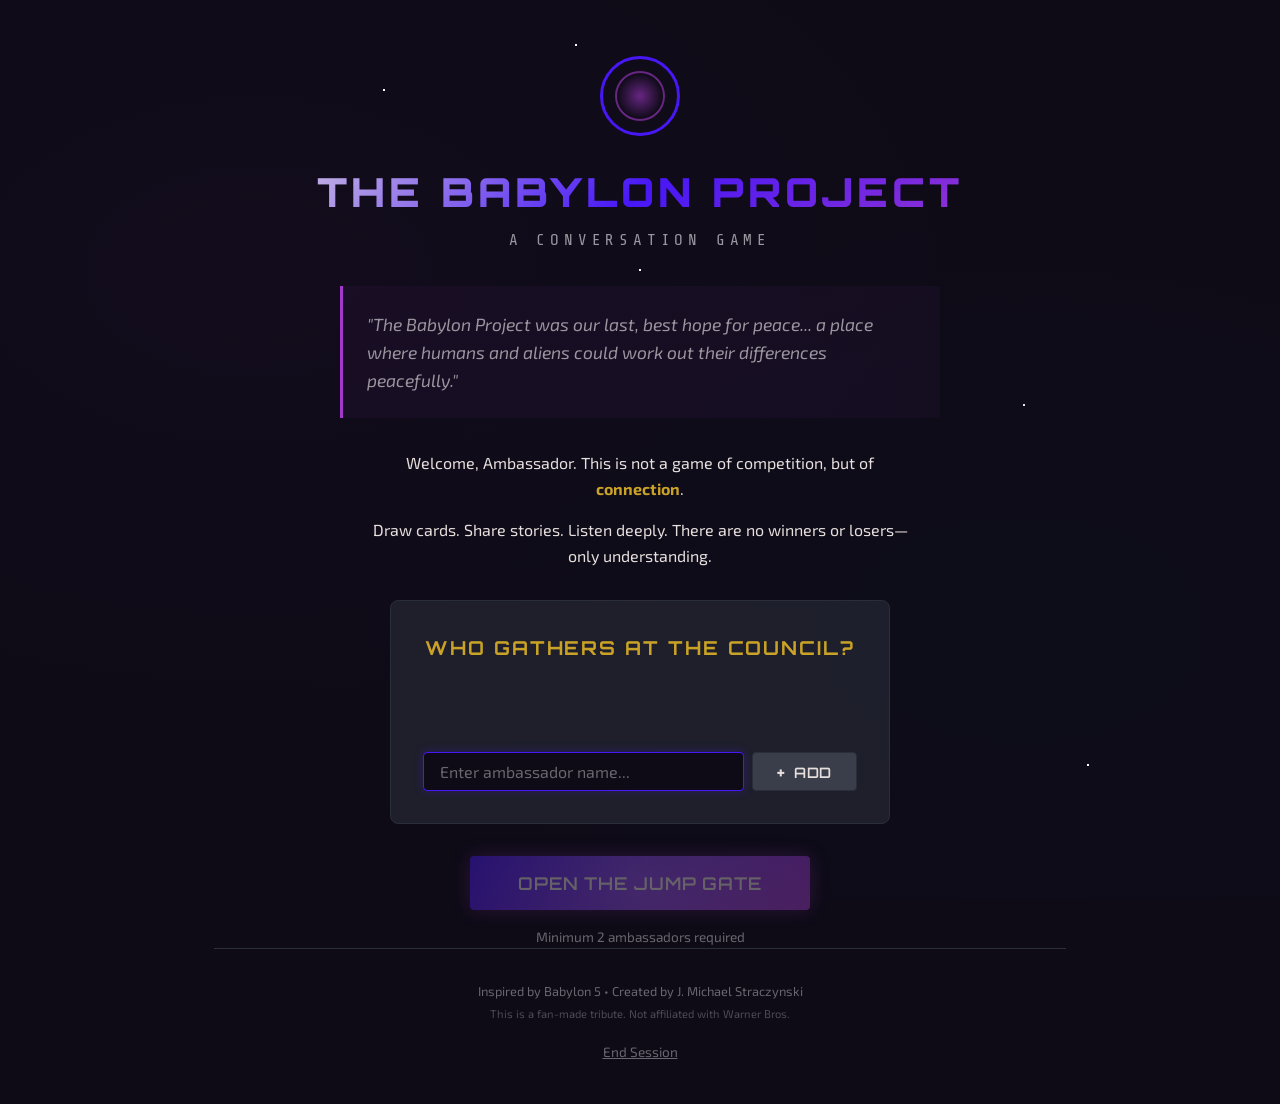
<file: index.html>
<!DOCTYPE html>
<html lang="en">
<head>
    <meta charset="UTF-8">
    <meta name="viewport" content="width=device-width, initial-scale=1.0">
    <title>The Babylon Project - A Conversation Game</title>
    <meta name="description" content="A Babylon 5 themed conversation game inspired by The Ungame. Deep questions, meaningful connections.">
    <link rel="preconnect" href="https://fonts.googleapis.com">
    <link rel="preconnect" href="https://fonts.gstatic.com" crossorigin>
    <link href="https://fonts.googleapis.com/css2?family=Orbitron:wght@400;700;900&family=Share+Tech+Mono&family=Exo+2:wght@300;400;600&display=swap" rel="stylesheet">
    <link rel="stylesheet" href="css/style.css">
    <link rel="icon" href="data:image/svg+xml,<svg xmlns='http://www.w3.org/2000/svg' viewBox='0 0 100 100'><circle cx='50' cy='50' r='45' fill='%230E0B16' stroke='%234717F6' stroke-width='3'/><circle cx='50' cy='50' r='30' fill='none' stroke='%23A239CA' stroke-width='2'/></svg>">
    <link rel="manifest" href="manifest.json">
    <meta name="theme-color" content="#4717F6">
    <meta name="apple-mobile-web-app-capable" content="yes">
    <meta name="apple-mobile-web-app-status-bar-style" content="black-translucent">
</head>
<body>
    <!-- Starfield background -->
    <div class="starfield" id="starfield"></div>

    <!-- Main container -->
    <div class="container">
        <!-- Header -->
        <header class="header">
            <div class="logo">
                <div class="logo-ring"></div>
                <div class="logo-inner"></div>
            </div>
            <h1 class="title">The Babylon Project</h1>
            <p class="subtitle">A Conversation Game</p>
        </header>

        <!-- Welcome Screen -->
        <section id="welcome-screen" class="screen active">
            <div class="welcome-content">
                <blockquote class="opening-quote">
                    "The Babylon Project was our last, best hope for peace...
                    a place where humans and aliens could work out their differences peacefully."
                </blockquote>

                <div class="intro-text">
                    <p>Welcome, Ambassador. This is not a game of competition, but of <strong>connection</strong>.</p>
                    <p>Draw cards. Share stories. Listen deeply. There are no winners or losers—only understanding.</p>
                </div>

                <div class="player-setup">
                    <h2>Who Gathers at the Council?</h2>
                    <div class="player-input-area">
                        <div class="player-list" id="player-list">
                            <!-- Players will be added here -->
                        </div>
                        <div class="add-player-form">
                            <input type="text" id="player-name-input" placeholder="Enter ambassador name..." maxlength="20">
                            <button id="add-player-btn" class="btn btn-secondary">
                                <span class="btn-icon">+</span> Add
                            </button>
                        </div>
                    </div>
                </div>

                <button id="start-game-btn" class="btn btn-primary btn-large" disabled>
                    <span class="btn-glow"></span>
                    Open the Jump Gate
                </button>

                <p class="min-players-note">Minimum 2 ambassadors required</p>
            </div>
        </section>

        <!-- Game Screen -->
        <section id="game-screen" class="screen">
            <!-- Current Player Display -->
            <div class="current-player-area">
                <div class="player-indicator">
                    <span class="label">Now Speaking:</span>
                    <span class="player-name" id="current-player-name">Ambassador</span>
                </div>
                <div class="round-counter">
                    <span class="label">Cycle:</span>
                    <span id="round-number">1</span>
                </div>
            </div>

            <!-- Card Area -->
            <div class="card-area">
                <!-- Card Deck (face down) -->
                <div class="card-deck" id="card-deck">
                    <div class="deck-stack">
                        <div class="deck-card"></div>
                        <div class="deck-card"></div>
                        <div class="deck-card"></div>
                    </div>
                    <span class="deck-label">Draw a Card</span>
                </div>

                <!-- Active Card (when drawn) -->
                <div class="active-card" id="active-card">
                    <div class="card-inner">
                        <div class="card-front">
                            <div class="card-category" id="card-category">Category</div>
                            <div class="card-content" id="card-content">
                                Your question will appear here...
                            </div>
                            <div class="card-footer">
                                <div class="card-icon" id="card-icon"></div>
                            </div>
                        </div>
                    </div>
                </div>
            </div>

            <!-- Category Selector -->
            <div class="category-selector">
                <h3>Choose Your Sector</h3>
                <div class="category-buttons">
                    <button class="category-btn active" data-category="all">
                        <span class="cat-icon">&#9733;</span>
                        <span class="cat-name">Random</span>
                    </button>
                    <button class="category-btn" data-category="green">
                        <span class="cat-icon cat-green">&#9679;</span>
                        <span class="cat-name">Green Sector</span>
                        <span class="cat-desc">Light & Fun</span>
                    </button>
                    <button class="category-btn" data-category="blue">
                        <span class="cat-icon cat-blue">&#9679;</span>
                        <span class="cat-name">Blue Sector</span>
                        <span class="cat-desc">Reflective</span>
                    </button>
                    <button class="category-btn" data-category="grey">
                        <span class="cat-icon cat-grey">&#9679;</span>
                        <span class="cat-name">Grey Council</span>
                        <span class="cat-desc">Deep</span>
                    </button>
                    <button class="category-btn" data-category="vorlon">
                        <span class="cat-icon cat-vorlon">&#9679;</span>
                        <span class="cat-name">Vorlon</span>
                        <span class="cat-desc">Philosophical</span>
                    </button>
                    <button class="category-btn" data-category="shadows">
                        <span class="cat-icon cat-shadows">&#9679;</span>
                        <span class="cat-name">Shadows</span>
                        <span class="cat-desc">Challenging</span>
                    </button>
                </div>
            </div>

            <!-- Game Controls -->
            <div class="game-controls">
                <button id="pass-btn" class="btn btn-secondary" disabled>
                    <span class="btn-icon">&#8594;</span> Pass to Next Ambassador
                </button>
                <button id="skip-btn" class="btn btn-tertiary" disabled>
                    Skip Question
                </button>
            </div>

            <!-- Player Queue -->
            <div class="player-queue">
                <h4>Council Members</h4>
                <div class="queue-list" id="queue-list">
                    <!-- Players shown here -->
                </div>
            </div>
        </section>

        <!-- End Screen -->
        <section id="end-screen" class="screen">
            <div class="end-content">
                <h2>The Council Adjourns</h2>
                <blockquote class="closing-quote">
                    "The Universe speaks in many languages, but only one voice...
                    It speaks in the language of hope."
                </blockquote>

                <div class="session-stats">
                    <div class="stat">
                        <span class="stat-value" id="total-questions">0</span>
                        <span class="stat-label">Questions Shared</span>
                    </div>
                    <div class="stat">
                        <span class="stat-value" id="total-rounds">0</span>
                        <span class="stat-label">Cycles Completed</span>
                    </div>
                </div>

                <div class="end-buttons">
                    <button id="play-again-btn" class="btn btn-primary">
                        Reconvene the Council
                    </button>
                    <button id="new-players-btn" class="btn btn-secondary">
                        New Ambassadors
                    </button>
                </div>

                <p class="parting-words">"We are all the sum of our tears. Too little and the ground is not fertile, and nothing can grow there. Too much, and the best of us is washed away."</p>
            </div>
        </section>

        <!-- Footer -->
        <footer class="footer">
            <p>Inspired by Babylon 5 &bull; Created by J. Michael Straczynski</p>
            <p class="disclaimer">This is a fan-made tribute. Not affiliated with Warner Bros.</p>
            <button id="end-session-btn" class="btn-link">End Session</button>
        </footer>
    </div>

    <!-- Audio elements (optional ambient sounds) -->
    <audio id="card-draw-sound" preload="auto">
        <source src="[data-uri]" type="audio/wav">
    </audio>

    <script src="js/questions.js"></script>
    <script src="js/app.js"></script>
</body>
</html>
</file>
<file: css/style.css>
/* ============================================
   THE BABYLON PROJECT - A Conversation Game
   Babylon 5 Themed Styling
   ============================================ */

/* === CSS Variables (B5 Color Palette) === */
:root {
    /* Primary Colors */
    --deep-space: #0E0B16;
    --space-secondary: #1A1D2E;
    --hyperspace-purple: #A239CA;
    --jumpgate-blue: #4717F6;
    --hull-gray: #2A2D3A;
    --panel-gray: #3A3D4A;

    /* Accent Colors */
    --ea-gold: #C9A227;
    --console-amber: #FF9500;
    --minbari-crystal: #E7DFDD;
    --vorlon-gold: #FFD700;
    --shadow-green: #1A5C1A;

    /* Category Colors */
    --green-sector: #2ECC71;
    --blue-sector: #3498DB;
    --grey-council: #95A5A6;
    --vorlon-glow: #F1C40F;
    --shadow-dark: #16A085;

    /* Functional */
    --text-primary: #E7DFDD;
    --text-secondary: #9A959E;
    --text-dim: #6A656E;
    --error: #E74C3C;
    --success: #2ECC71;

    /* Spacing */
    --spacing-xs: 0.25rem;
    --spacing-sm: 0.5rem;
    --spacing-md: 1rem;
    --spacing-lg: 1.5rem;
    --spacing-xl: 2rem;
    --spacing-xxl: 3rem;

    /* Typography */
    --font-display: 'Orbitron', sans-serif;
    --font-mono: 'Share Tech Mono', monospace;
    --font-body: 'Exo 2', sans-serif;

    /* Effects */
    --glow-purple: 0 0 20px rgba(162, 57, 202, 0.5);
    --glow-blue: 0 0 20px rgba(71, 23, 246, 0.5);
    --glow-gold: 0 0 15px rgba(201, 162, 39, 0.4);

    /* Transitions */
    --transition-fast: 0.15s ease;
    --transition-normal: 0.3s ease;
    --transition-slow: 0.5s ease;
}

/* === Reset & Base === */
*, *::before, *::after {
    box-sizing: border-box;
    margin: 0;
    padding: 0;
}

html {
    font-size: 16px;
    scroll-behavior: smooth;
}

body {
    font-family: var(--font-body);
    background-color: var(--deep-space);
    color: var(--text-primary);
    min-height: 100vh;
    line-height: 1.6;
    overflow-x: hidden;
}

/* === Starfield Background === */
.starfield {
    position: fixed;
    top: 0;
    left: 0;
    width: 100%;
    height: 100%;
    pointer-events: none;
    z-index: 0;
    background:
        radial-gradient(ellipse at 20% 30%, rgba(42, 16, 64, 0.15) 0%, transparent 50%),
        radial-gradient(ellipse at 80% 70%, rgba(10, 21, 48, 0.15) 0%, transparent 50%),
        var(--deep-space);
}

.starfield::before {
    content: '';
    position: absolute;
    width: 100%;
    height: 100%;
    background-image:
        radial-gradient(1px 1px at 10% 20%, white 50%, transparent 50%),
        radial-gradient(1px 1px at 20% 50%, rgba(255,255,255,0.8) 50%, transparent 50%),
        radial-gradient(1.5px 1.5px at 30% 10%, white 50%, transparent 50%),
        radial-gradient(1px 1px at 40% 80%, rgba(255,255,255,0.6) 50%, transparent 50%),
        radial-gradient(1.5px 1.5px at 50% 30%, white 50%, transparent 50%),
        radial-gradient(1px 1px at 60% 60%, rgba(255,255,255,0.7) 50%, transparent 50%),
        radial-gradient(1px 1px at 70% 15%, white 50%, transparent 50%),
        radial-gradient(1.5px 1.5px at 80% 45%, rgba(255,255,255,0.9) 50%, transparent 50%),
        radial-gradient(1px 1px at 90% 75%, white 50%, transparent 50%),
        radial-gradient(1px 1px at 15% 85%, rgba(255,255,255,0.5) 50%, transparent 50%),
        radial-gradient(1px 1px at 25% 35%, white 50%, transparent 50%),
        radial-gradient(1px 1px at 35% 65%, rgba(255,255,255,0.8) 50%, transparent 50%),
        radial-gradient(1.5px 1.5px at 45% 5%, white 50%, transparent 50%),
        radial-gradient(1px 1px at 55% 95%, rgba(255,255,255,0.6) 50%, transparent 50%),
        radial-gradient(1px 1px at 65% 25%, white 50%, transparent 50%),
        radial-gradient(1px 1px at 75% 55%, rgba(255,255,255,0.7) 50%, transparent 50%),
        radial-gradient(1.5px 1.5px at 85% 85%, white 50%, transparent 50%),
        radial-gradient(1px 1px at 95% 40%, rgba(255,255,255,0.5) 50%, transparent 50%);
    animation: twinkle 8s ease-in-out infinite alternate;
}

@keyframes twinkle {
    0%, 100% { opacity: 0.7; }
    50% { opacity: 1; }
}

/* === Container === */
.container {
    position: relative;
    z-index: 1;
    max-width: 900px;
    margin: 0 auto;
    padding: var(--spacing-lg);
    min-height: 100vh;
    display: flex;
    flex-direction: column;
}

/* === Header === */
.header {
    text-align: center;
    padding: var(--spacing-xl) 0;
}

.logo {
    position: relative;
    width: 80px;
    height: 80px;
    margin: 0 auto var(--spacing-lg);
}

.logo-ring {
    position: absolute;
    width: 100%;
    height: 100%;
    border: 3px solid var(--jumpgate-blue);
    border-radius: 50%;
    animation: logo-pulse 3s ease-in-out infinite;
}

.logo-inner {
    position: absolute;
    top: 50%;
    left: 50%;
    transform: translate(-50%, -50%);
    width: 50px;
    height: 50px;
    border: 2px solid var(--hyperspace-purple);
    border-radius: 50%;
    background: radial-gradient(circle, var(--hyperspace-purple) 0%, transparent 70%);
    opacity: 0.6;
}

@keyframes logo-pulse {
    0%, 100% {
        box-shadow: 0 0 10px var(--jumpgate-blue), inset 0 0 10px rgba(71, 23, 246, 0.3);
    }
    50% {
        box-shadow: 0 0 25px var(--jumpgate-blue), inset 0 0 20px rgba(71, 23, 246, 0.5);
    }
}

.title {
    font-family: var(--font-display);
    font-size: 2.5rem;
    font-weight: 900;
    letter-spacing: 0.1em;
    text-transform: uppercase;
    background: linear-gradient(135deg, var(--minbari-crystal), var(--jumpgate-blue), var(--hyperspace-purple));
    -webkit-background-clip: text;
    -webkit-text-fill-color: transparent;
    background-clip: text;
    text-shadow: none;
    margin-bottom: var(--spacing-xs);
}

.subtitle {
    font-family: var(--font-mono);
    font-size: 1rem;
    color: var(--text-secondary);
    letter-spacing: 0.3em;
    text-transform: uppercase;
}

/* === Screens === */
.screen {
    display: none;
    flex: 1;
    animation: fadeIn 0.5s ease;
}

.screen.active {
    display: block;
}

@keyframes fadeIn {
    from { opacity: 0; transform: translateY(10px); }
    to { opacity: 1; transform: translateY(0); }
}

/* === Welcome Screen === */
.welcome-content {
    text-align: center;
}

.opening-quote {
    font-family: var(--font-body);
    font-size: 1.1rem;
    font-style: italic;
    color: var(--text-secondary);
    max-width: 600px;
    margin: 0 auto var(--spacing-xl);
    padding: var(--spacing-lg);
    border-left: 3px solid var(--hyperspace-purple);
    text-align: left;
    background: rgba(162, 57, 202, 0.05);
}

.intro-text {
    max-width: 550px;
    margin: 0 auto var(--spacing-xl);
}

.intro-text p {
    margin-bottom: var(--spacing-md);
    color: var(--text-primary);
}

.intro-text strong {
    color: var(--ea-gold);
}

/* === Player Setup === */
.player-setup {
    background: rgba(42, 45, 58, 0.6);
    border: 1px solid var(--hull-gray);
    border-radius: 8px;
    padding: var(--spacing-xl);
    margin-bottom: var(--spacing-xl);
    max-width: 500px;
    margin-left: auto;
    margin-right: auto;
}

.player-setup h2 {
    font-family: var(--font-display);
    font-size: 1.2rem;
    color: var(--ea-gold);
    margin-bottom: var(--spacing-lg);
    text-transform: uppercase;
    letter-spacing: 0.1em;
}

.player-list {
    display: flex;
    flex-wrap: wrap;
    gap: var(--spacing-sm);
    margin-bottom: var(--spacing-lg);
    min-height: 40px;
    justify-content: center;
}

.player-tag {
    display: inline-flex;
    align-items: center;
    gap: var(--spacing-sm);
    background: var(--panel-gray);
    border: 1px solid var(--jumpgate-blue);
    border-radius: 20px;
    padding: var(--spacing-xs) var(--spacing-md);
    font-family: var(--font-mono);
    font-size: 0.9rem;
    animation: slideIn 0.3s ease;
}

@keyframes slideIn {
    from { opacity: 0; transform: scale(0.8); }
    to { opacity: 1; transform: scale(1); }
}

.player-tag .remove-player {
    background: none;
    border: none;
    color: var(--text-dim);
    cursor: pointer;
    font-size: 1.2rem;
    line-height: 1;
    padding: 0;
    transition: color var(--transition-fast);
}

.player-tag .remove-player:hover {
    color: var(--error);
}

.add-player-form {
    display: flex;
    gap: var(--spacing-sm);
}

.add-player-form input {
    flex: 1;
    background: var(--deep-space);
    border: 1px solid var(--hull-gray);
    border-radius: 4px;
    padding: var(--spacing-sm) var(--spacing-md);
    color: var(--text-primary);
    font-family: var(--font-body);
    font-size: 1rem;
    transition: border-color var(--transition-fast);
}

.add-player-form input:focus {
    outline: none;
    border-color: var(--jumpgate-blue);
    box-shadow: 0 0 10px rgba(71, 23, 246, 0.3);
}

.add-player-form input::placeholder {
    color: var(--text-dim);
}

.min-players-note {
    font-size: 0.85rem;
    color: var(--text-dim);
    margin-top: var(--spacing-md);
}

/* === Buttons === */
.btn {
    display: inline-flex;
    align-items: center;
    justify-content: center;
    gap: var(--spacing-sm);
    padding: var(--spacing-sm) var(--spacing-lg);
    font-family: var(--font-display);
    font-size: 0.9rem;
    font-weight: 600;
    text-transform: uppercase;
    letter-spacing: 0.05em;
    border: none;
    border-radius: 4px;
    cursor: pointer;
    transition: all var(--transition-normal);
    position: relative;
    overflow: hidden;
}

.btn:disabled {
    opacity: 0.4;
    cursor: not-allowed;
}

.btn-primary {
    background: linear-gradient(135deg, var(--jumpgate-blue), var(--hyperspace-purple));
    color: var(--text-primary);
    box-shadow: var(--glow-purple);
}

.btn-primary:hover:not(:disabled) {
    transform: translateY(-2px);
    box-shadow: 0 0 30px rgba(162, 57, 202, 0.6);
}

.btn-primary .btn-glow {
    position: absolute;
    top: -50%;
    left: -50%;
    width: 200%;
    height: 200%;
    background: radial-gradient(circle, rgba(255,255,255,0.2) 0%, transparent 60%);
    animation: btn-glow-move 3s ease-in-out infinite;
}

@keyframes btn-glow-move {
    0%, 100% { transform: translate(-20%, -20%); }
    50% { transform: translate(20%, 20%); }
}

.btn-secondary {
    background: var(--panel-gray);
    color: var(--text-primary);
    border: 1px solid var(--hull-gray);
}

.btn-secondary:hover:not(:disabled) {
    background: var(--hull-gray);
    border-color: var(--jumpgate-blue);
}

.btn-tertiary {
    background: transparent;
    color: var(--text-secondary);
    border: 1px solid var(--hull-gray);
}

.btn-tertiary:hover:not(:disabled) {
    color: var(--text-primary);
    border-color: var(--text-secondary);
}

.btn-large {
    padding: var(--spacing-md) var(--spacing-xxl);
    font-size: 1.1rem;
}

.btn-link {
    background: none;
    border: none;
    color: var(--text-dim);
    font-family: var(--font-body);
    font-size: 0.85rem;
    cursor: pointer;
    text-decoration: underline;
    transition: color var(--transition-fast);
}

.btn-link:hover {
    color: var(--text-secondary);
}

.btn-icon {
    font-size: 1.2em;
}

/* === Game Screen === */
#game-screen {
    display: none;
    flex-direction: column;
    gap: var(--spacing-lg);
}

#game-screen.active {
    display: flex;
}

/* Current Player Area */
.current-player-area {
    display: flex;
    justify-content: space-between;
    align-items: center;
    background: rgba(42, 45, 58, 0.6);
    border: 1px solid var(--hull-gray);
    border-radius: 8px;
    padding: var(--spacing-md) var(--spacing-lg);
}

.player-indicator .label,
.round-counter .label {
    font-size: 0.75rem;
    color: var(--text-dim);
    text-transform: uppercase;
    letter-spacing: 0.1em;
    display: block;
}

.player-indicator .player-name {
    font-family: var(--font-display);
    font-size: 1.3rem;
    color: var(--ea-gold);
}

.round-counter span:not(.label) {
    font-family: var(--font-mono);
    font-size: 1.5rem;
    color: var(--jumpgate-blue);
}

/* Card Area */
.card-area {
    display: flex;
    justify-content: center;
    align-items: center;
    min-height: 300px;
    position: relative;
}

/* Card Deck */
.card-deck {
    cursor: pointer;
    transition: transform var(--transition-normal);
}

.card-deck:hover {
    transform: scale(1.02);
}

.card-deck.disabled {
    pointer-events: none;
    opacity: 0.5;
}

.deck-stack {
    position: relative;
    width: 200px;
    height: 280px;
}

.deck-card {
    position: absolute;
    width: 100%;
    height: 100%;
    background: linear-gradient(145deg, var(--panel-gray), var(--hull-gray));
    border: 2px solid var(--jumpgate-blue);
    border-radius: 12px;
    box-shadow: 0 4px 20px rgba(0, 0, 0, 0.4);
}

.deck-card:nth-child(1) { top: 0; left: 0; }
.deck-card:nth-child(2) { top: 4px; left: 4px; }
.deck-card:nth-child(3) {
    top: 8px;
    left: 8px;
    background: linear-gradient(145deg, var(--hull-gray), var(--deep-space));
    display: flex;
    align-items: center;
    justify-content: center;
}

.deck-card:nth-child(3)::before {
    content: '';
    width: 60px;
    height: 60px;
    border: 3px solid var(--hyperspace-purple);
    border-radius: 50%;
    opacity: 0.6;
    animation: deck-glow 2s ease-in-out infinite;
}

@keyframes deck-glow {
    0%, 100% { box-shadow: 0 0 10px var(--hyperspace-purple); }
    50% { box-shadow: 0 0 25px var(--hyperspace-purple); }
}

.deck-label {
    display: block;
    text-align: center;
    margin-top: var(--spacing-md);
    font-family: var(--font-mono);
    font-size: 0.9rem;
    color: var(--text-secondary);
}

/* Active Card */
.active-card {
    display: none;
    width: 280px;
    height: 380px;
    perspective: 1000px;
}

.active-card.visible {
    display: block;
    animation: cardReveal 0.6s ease;
}

@keyframes cardReveal {
    0% {
        opacity: 0;
        transform: rotateY(-90deg) scale(0.8);
    }
    100% {
        opacity: 1;
        transform: rotateY(0) scale(1);
    }
}

.card-inner {
    width: 100%;
    height: 100%;
}

.card-front {
    width: 100%;
    height: 100%;
    background: linear-gradient(160deg, var(--space-secondary), var(--deep-space));
    border: 2px solid var(--jumpgate-blue);
    border-radius: 16px;
    padding: var(--spacing-lg);
    display: flex;
    flex-direction: column;
    box-shadow:
        0 10px 40px rgba(0, 0, 0, 0.5),
        inset 0 1px 0 rgba(255, 255, 255, 0.1);
    position: relative;
    overflow: hidden;
}

.card-front::before {
    content: '';
    position: absolute;
    top: 0;
    left: 0;
    right: 0;
    height: 3px;
    background: linear-gradient(90deg, var(--jumpgate-blue), var(--hyperspace-purple), var(--jumpgate-blue));
}

.card-category {
    font-family: var(--font-display);
    font-size: 0.75rem;
    text-transform: uppercase;
    letter-spacing: 0.2em;
    color: var(--ea-gold);
    margin-bottom: var(--spacing-md);
    padding-bottom: var(--spacing-sm);
    border-bottom: 1px solid var(--hull-gray);
}

.card-content {
    flex: 1;
    display: flex;
    align-items: center;
    justify-content: center;
    text-align: center;
    font-size: 1.2rem;
    line-height: 1.6;
    color: var(--text-primary);
    padding: var(--spacing-md);
}

.card-footer {
    display: flex;
    justify-content: center;
    padding-top: var(--spacing-md);
    border-top: 1px solid var(--hull-gray);
}

.card-icon {
    width: 40px;
    height: 40px;
    border-radius: 50%;
    display: flex;
    align-items: center;
    justify-content: center;
    font-size: 1.2rem;
}

/* Category-specific card styling */
.card-front.green { --card-accent: var(--green-sector); }
.card-front.blue { --card-accent: var(--blue-sector); }
.card-front.grey { --card-accent: var(--grey-council); }
.card-front.vorlon { --card-accent: var(--vorlon-glow); }
.card-front.shadows { --card-accent: var(--shadow-dark); }

.card-front.green::before,
.card-front.blue::before,
.card-front.grey::before,
.card-front.vorlon::before,
.card-front.shadows::before {
    background: var(--card-accent);
}

.card-front.green .card-category { color: var(--green-sector); }
.card-front.blue .card-category { color: var(--blue-sector); }
.card-front.grey .card-category { color: var(--grey-council); }
.card-front.vorlon .card-category { color: var(--vorlon-glow); }
.card-front.shadows .card-category { color: var(--shadow-dark); }

/* Category Selector */
.category-selector {
    text-align: center;
}

.category-selector h3 {
    font-family: var(--font-display);
    font-size: 0.85rem;
    color: var(--text-dim);
    text-transform: uppercase;
    letter-spacing: 0.1em;
    margin-bottom: var(--spacing-md);
}

.category-buttons {
    display: flex;
    flex-wrap: wrap;
    justify-content: center;
    gap: var(--spacing-sm);
}

.category-btn {
    display: flex;
    flex-direction: column;
    align-items: center;
    gap: 2px;
    padding: var(--spacing-sm) var(--spacing-md);
    background: var(--hull-gray);
    border: 1px solid var(--panel-gray);
    border-radius: 6px;
    cursor: pointer;
    transition: all var(--transition-fast);
    min-width: 90px;
}

.category-btn:hover {
    background: var(--panel-gray);
}

.category-btn.active {
    border-color: var(--jumpgate-blue);
    box-shadow: 0 0 10px rgba(71, 23, 246, 0.3);
}

.cat-icon {
    font-size: 0.8rem;
}

.cat-green { color: var(--green-sector); }
.cat-blue { color: var(--blue-sector); }
.cat-grey { color: var(--grey-council); }
.cat-vorlon { color: var(--vorlon-glow); }
.cat-shadows { color: var(--shadow-dark); }

.cat-name {
    font-family: var(--font-mono);
    font-size: 0.7rem;
    color: var(--text-primary);
    white-space: nowrap;
}

.cat-desc {
    font-size: 0.6rem;
    color: var(--text-dim);
}

/* Game Controls */
.game-controls {
    display: flex;
    justify-content: center;
    gap: var(--spacing-md);
    flex-wrap: wrap;
}

/* Player Queue */
.player-queue {
    background: rgba(42, 45, 58, 0.4);
    border: 1px solid var(--hull-gray);
    border-radius: 8px;
    padding: var(--spacing-md);
}

.player-queue h4 {
    font-family: var(--font-display);
    font-size: 0.75rem;
    color: var(--text-dim);
    text-transform: uppercase;
    letter-spacing: 0.1em;
    margin-bottom: var(--spacing-sm);
    text-align: center;
}

.queue-list {
    display: flex;
    justify-content: center;
    flex-wrap: wrap;
    gap: var(--spacing-sm);
}

.queue-player {
    padding: var(--spacing-xs) var(--spacing-md);
    background: var(--panel-gray);
    border-radius: 20px;
    font-family: var(--font-mono);
    font-size: 0.85rem;
    color: var(--text-secondary);
    transition: all var(--transition-fast);
}

.queue-player.active {
    background: var(--jumpgate-blue);
    color: var(--text-primary);
    box-shadow: var(--glow-blue);
}

.queue-player.next {
    border: 1px dashed var(--ea-gold);
}

/* === End Screen === */
.end-content {
    text-align: center;
    padding: var(--spacing-xl) 0;
}

.end-content h2 {
    font-family: var(--font-display);
    font-size: 2rem;
    color: var(--hyperspace-purple);
    margin-bottom: var(--spacing-lg);
}

.closing-quote {
    font-style: italic;
    color: var(--text-secondary);
    max-width: 500px;
    margin: 0 auto var(--spacing-xl);
    padding: var(--spacing-lg);
    border-left: 3px solid var(--ea-gold);
    text-align: left;
    background: rgba(201, 162, 39, 0.05);
}

.session-stats {
    display: flex;
    justify-content: center;
    gap: var(--spacing-xl);
    margin-bottom: var(--spacing-xl);
}

.stat {
    text-align: center;
}

.stat-value {
    display: block;
    font-family: var(--font-display);
    font-size: 3rem;
    color: var(--jumpgate-blue);
    line-height: 1;
}

.stat-label {
    font-size: 0.85rem;
    color: var(--text-dim);
    text-transform: uppercase;
    letter-spacing: 0.1em;
}

.end-buttons {
    display: flex;
    justify-content: center;
    gap: var(--spacing-md);
    margin-bottom: var(--spacing-xl);
    flex-wrap: wrap;
}

.parting-words {
    font-size: 0.9rem;
    font-style: italic;
    color: var(--text-dim);
    max-width: 500px;
    margin: 0 auto;
}

/* === Footer === */
.footer {
    text-align: center;
    padding: var(--spacing-xl) 0 var(--spacing-md);
    margin-top: auto;
    border-top: 1px solid var(--hull-gray);
}

.footer p {
    font-size: 0.8rem;
    color: var(--text-dim);
    margin-bottom: var(--spacing-xs);
}

.footer .disclaimer {
    font-size: 0.7rem;
    opacity: 0.7;
}

#end-session-btn {
    margin-top: var(--spacing-md);
}

/* === Responsive === */
@media (max-width: 600px) {
    .container {
        padding: var(--spacing-md);
    }

    .title {
        font-size: 1.8rem;
    }

    .subtitle {
        font-size: 0.8rem;
        letter-spacing: 0.2em;
    }

    .opening-quote,
    .closing-quote {
        font-size: 1rem;
        padding: var(--spacing-md);
    }

    .player-setup {
        padding: var(--spacing-md);
    }

    .deck-stack {
        width: 160px;
        height: 220px;
    }

    .active-card {
        width: 240px;
        height: 320px;
    }

    .card-content {
        font-size: 1.05rem;
    }

    .category-btn {
        min-width: 70px;
        padding: var(--spacing-xs) var(--spacing-sm);
    }

    .cat-name {
        font-size: 0.6rem;
    }

    .current-player-area {
        flex-direction: column;
        gap: var(--spacing-sm);
        text-align: center;
    }

    .game-controls {
        flex-direction: column;
        align-items: center;
    }

    .game-controls .btn {
        width: 100%;
        max-width: 280px;
    }

    .session-stats {
        flex-direction: column;
        gap: var(--spacing-lg);
    }

    .stat-value {
        font-size: 2.5rem;
    }
}

/* === Accessibility === */
@media (prefers-reduced-motion: reduce) {
    *, *::before, *::after {
        animation-duration: 0.01ms !important;
        animation-iteration-count: 1 !important;
        transition-duration: 0.01ms !important;
    }
}

/* Focus styles */
:focus-visible {
    outline: 2px solid var(--jumpgate-blue);
    outline-offset: 2px;
}

/* Skip link (for accessibility) */
.skip-link {
    position: absolute;
    top: -40px;
    left: 0;
    background: var(--jumpgate-blue);
    color: white;
    padding: 8px;
    z-index: 100;
}

.skip-link:focus {
    top: 0;
}
</file>
